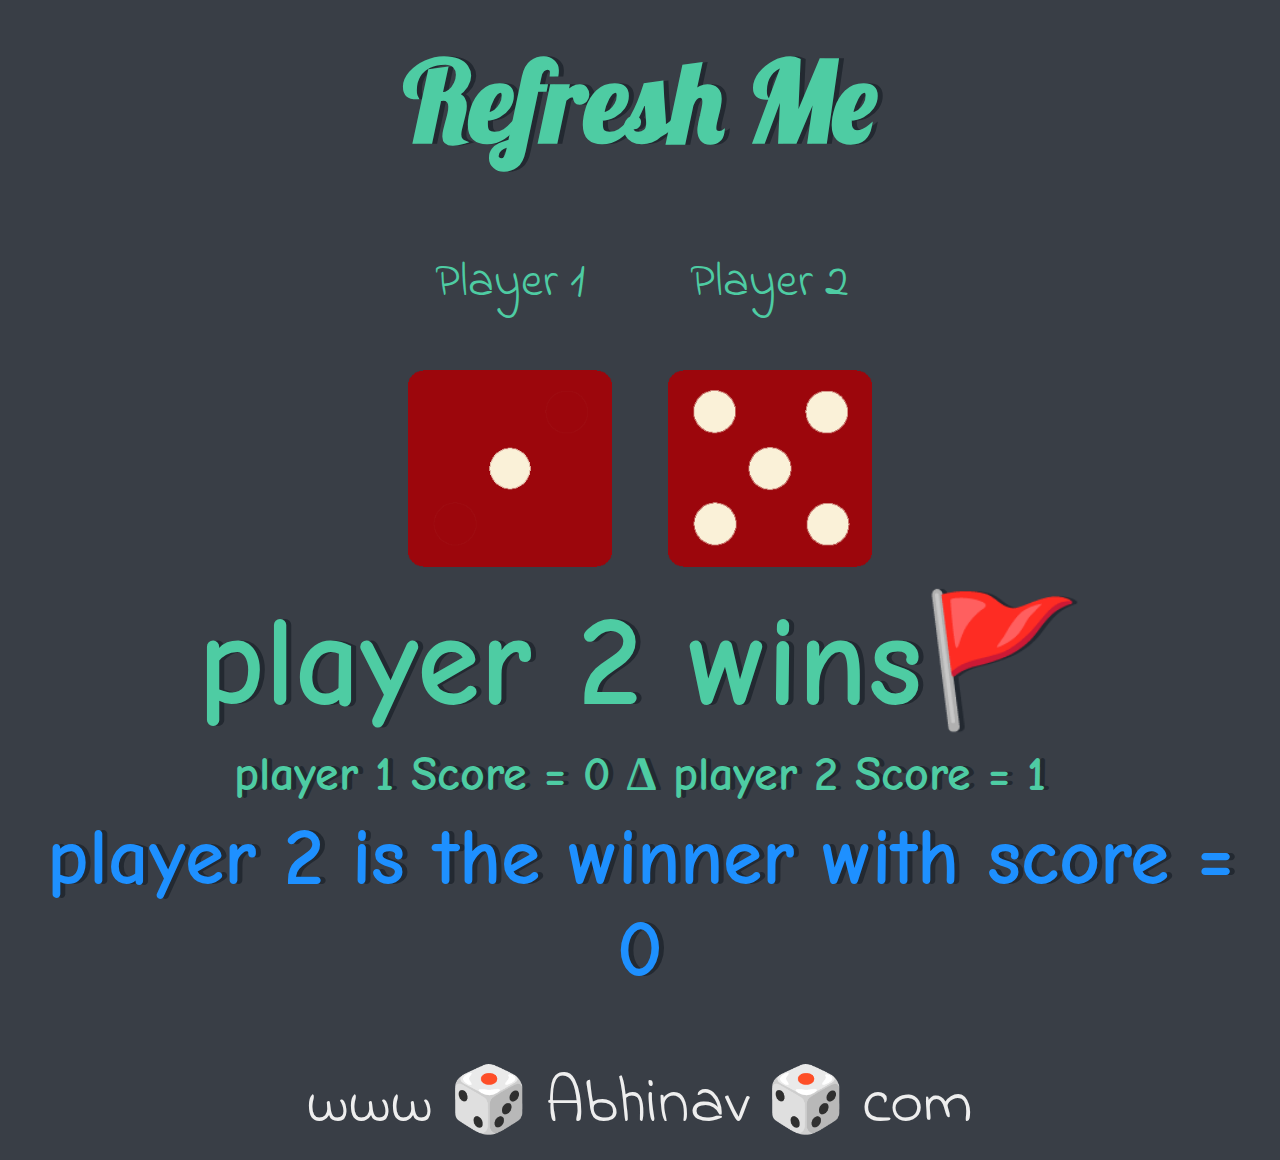
<file: game/index.html>
<!DOCTYPE html>
<html lang="en" dir="ltr">
  <head>
    <meta charset="utf-8">
    <title>Dicee</title>
    <link rel="stylesheet" href="styles.css">
    <link rel="icon" href="https://img.icons8.com/ios-glyphs/30/000000/dice.png">
    <link href="https://fonts.googleapis.com/css?family=Indie+Flower|Lobster" rel="stylesheet">
    <link href="https://fonts.googleapis.com/css2?family=Comic+Neue&display=swap" rel="stylesheet">

  </head>
  <body>

    <div class="container">
      <h1>Refresh Me</h1>

      <div class="dice">
        <p>Player 1</p>
        <img class="img1" src="images/dice6.png" alt="dice">
      </div>

      <div class="dice">
        <p>Player 2</p>
        <img class="img2" src="images/dice6.png" alt="dice">
      </div>

    </div>
<h2>winners</h2>

<h3>score</h3>

<h4>winner is!</h4>

  </body>

  <footer>
  <a class = "mapSite" href="https://a3hinav.github.io/personal-site/"> www 🎲 Abhinav 🎲 com</a>
  </footer>
  <script src="index.js" charset="utf-8"></script>
</html>
</file>
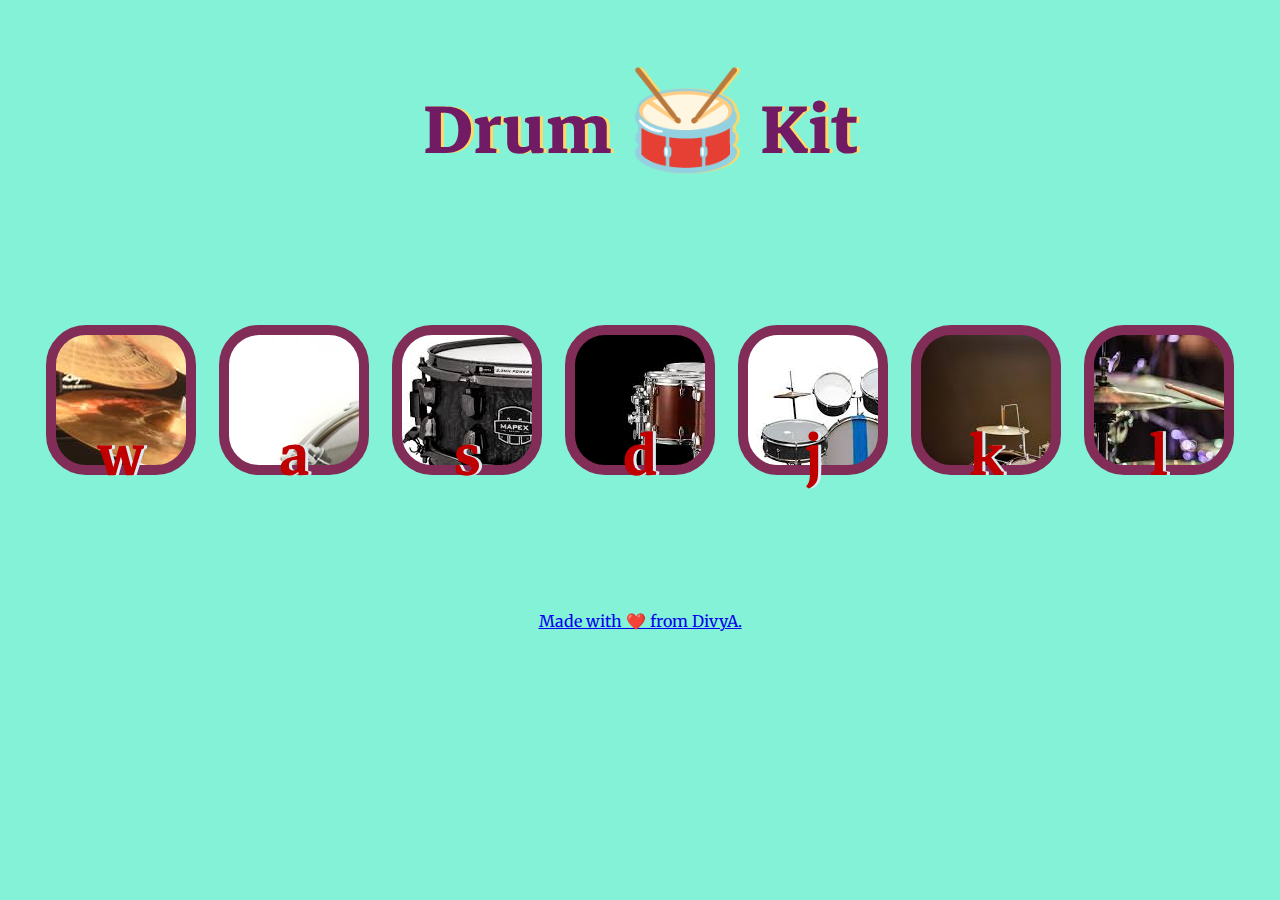
<file: game/drums/index.html>
<!DOCTYPE html>
<html lang="en" dir="ltr">
<head>
  <meta charset="utf-8">
  <title>Drum Kit</title>
  <link rel="icon" href="https://img.icons8.com/ios/32/000000/drum-set.png">
  <link rel="stylesheet" href="styles.css">
<link href="https://fonts.googleapis.com/css2?family=Dancing+Script:wght@700&family=Merriweather:wght@700&family=Yanone+Kaffeesatz:wght@500&display=swap" rel="stylesheet">
<link href="https://fonts.googleapis.com/css2?family=EB+Garamond:wght@600&family=Markazi+Text&family=Rokkitt&display=swap" rel="stylesheet">
</head>

<body>

  <h1 id="title">Drum 🥁 Kit</h1>
  <div class="set">
    <button class="w drum">w</button>
    <button class="a drum">a</button>
    <button class="s drum">s</button>
    <button class="d drum">d</button>
    <button class="j drum">j</button>
    <button class="k drum">k</button>
    <button class="l drum">l</button>
  </div>

<script src="index.js" charset="utf-8"></script>


  <footer>
    <a href="https://a3hinav.github.io/personal-site/" styles="text-decoration:none;">Made with ❤️ from DivyA.</a>
  </footer>
</body>

</html>
</file>
<file: game/styles.css>
.container {
  width: 70%;
  margin: auto;
  text-align: center;
}

.dice {
  text-align: center;
  display: inline-block;

}

body {
  background-color: #393E46;
}

h1  {
  margin: 30px;
  font-family: 'Lobster', cursive;
  text-shadow: 5px 0 #232931;
  font-size: 7rem;
  color: #4ECCA3;
}

h2
{
  margin: 10px;
  font-family: 'Comic Neue', cursive;
  text-align: center;
  text-shadow: 5px 0 #232931;
  font-size: 8rem;
  color: #4ECCA3;
}

h3
{
  margin: 10px;
  font-family: 'Comic Neue', cursive;
  text-align: center;
  text-shadow: 5px 0 #232931;
  font-size: 3rem;
  color: #4ECCA3;
}


h4
{
  margin: 10px;
  font-family: 'Comic Neue', cursive;
  text-align: center;
  text-shadow: 5px 0 #232931;
  font-size: 5rem;
  color: #1e90ff;
}

p {
  font-size: 3rem;
  color: #4ECCA3;
  font-family: 'Indie Flower', cursive;
}

img {
  width: 80%;
}

footer {
  margin-top: 5%;
  color: #EEEEEE;
  text-align: center;
  font-family: 'Indie Flower', cursive;
  font-size: 4rem;

}

.mapSite{
  text-decoration: none;
  margin-top: 5%;
  color: #EEEEEE;
  text-align: center;
  font-family: 'Indie Flower', cursive;
}


@media(max-width: 1028px) {
  h1 , h2 
{
    font-size: 4rem;
  }
h3 , h4{
font-size: 1.5rem;
}

}
</file>
<file: game/drums/styles.css>
body {
  text-align: center;
  background-color: #84f2d6;
  font-family: 'Rokkitt', serif;
  font-family: 'EB Garamond', serif;
  font-family: 'Markazi Text', serif;
}

h1 {
  font-size: 6rem;
  color: #721b65;

  text-shadow: 3px 0 #ffd868;

}

footer {
  color: #000000;
  font-family: 'Yanone Kaffeesatz', sans-serif;
  font-family: 'Dancing Script', cursive;
  font-family: 'Merriweather', serif;
}

.w {
background: url("images/crash1.jpg");
}

.a {
  background: url("images/kick1.jpg");

}

.s {
background: url("images/snare1.jpg");
}

.d {
  background: url("images/tom1a.jpg");

}

.j {
  background: url("images/tom2a.jpg");

}

.k {
  background: url("images/tom3a.jpg");

}

.l {
background: url("images/tom4a.jpg");
}

.set {
  margin: 10% auto;
}

.game-over {
  background-color: red;
  opacity: 0.8;
}

.pressed {
  box-shadow: 0 3px 4px 0 #DBEDF3;
  opacity: 0.5;
}

.red {
  color: red;
}

.drum {

  border: 10px solid #812d58;
  font-size: 5rem;
  font-family: 'Rokkitt', serif;
font-family: 'EB Garamond', serif;
font-family: 'Markazi Text', serif;
  line-height: 3;
  font-weight: 600;
  color: #c00000;
  text-shadow: 3px 0 #DBEDF3;
  border-radius: 40px;
  display: inline-block;
  width: 150px;
  height: 150px;
  text-align: center;
  margin: 10px;
  background-color: white;
}
</file>
